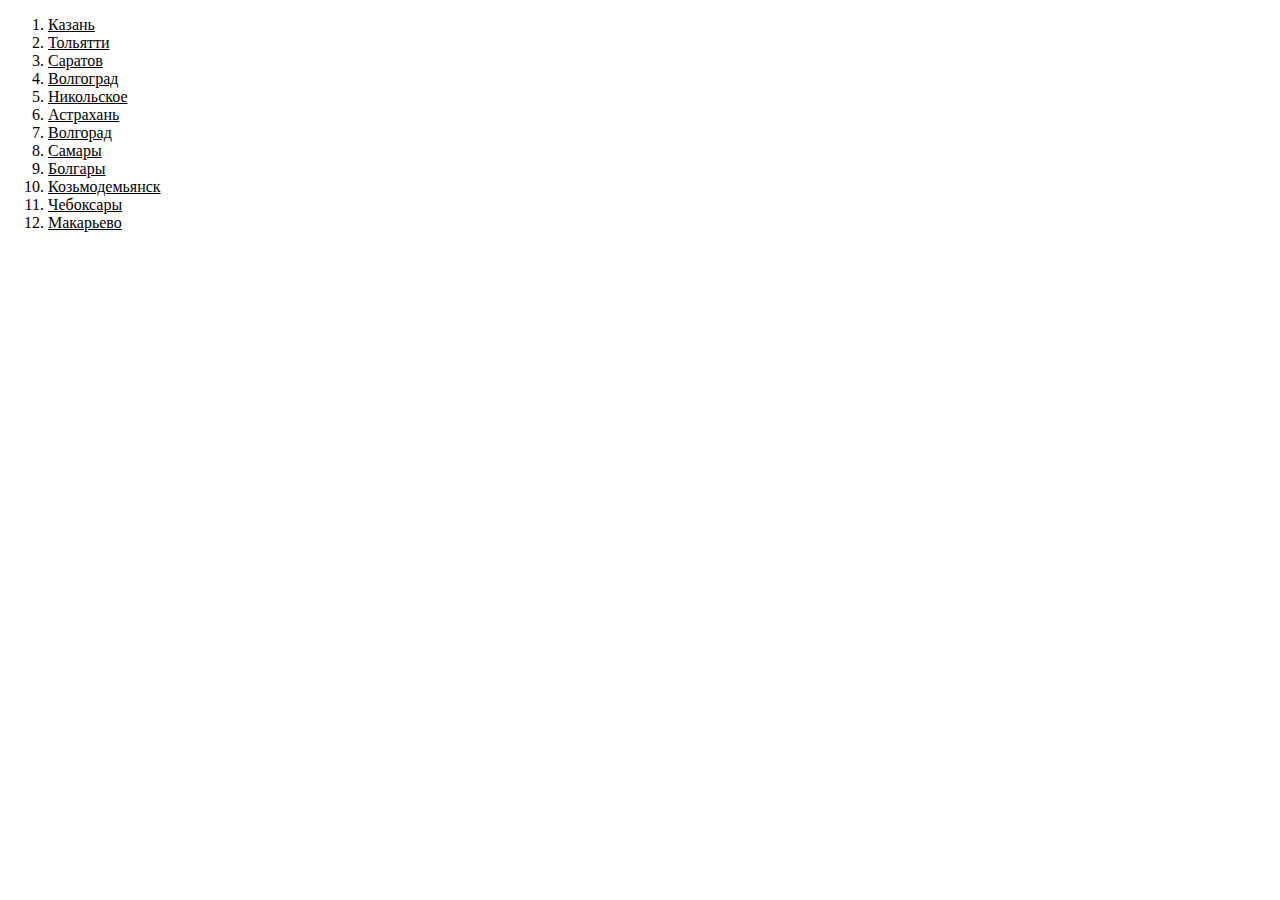
<file: index.html>
<!DOCTYPE html>
<html>
    <head>
        <link rel="stylesheet" href="styles/style.css">

        <title></title>
    </head>
    <body>
        <ol>
            <li><a href="kazan.html">Казань</a></li>
            <li><a href="tolyatti.html">Тольятти</a></li>
            <li><a href="saratov.html">Саратов</a></li>
            <li><a href="volgograd.html">Волгоград</a></li>
            <li><a href="nikolskoe.html">Никольское</a></li>
            <li><a href="astrakhan.html">Астрахань</a></li>
            <li><a href="volgograd.html">Волгорад</a></li>
            <li><a href="samara.html">Самары</a></li>
            <li><a href="bulgarians.html">Болгары</a></li>
            <li><a href="kozmodemyansk.html">Козьмодемьянск</a></li>
            <li><a href="cheboksary.html">Чебоксары</a></li>
            <li><a href="makaryevo.html">Макарьево</a></li>
        </ol>
    </body>
</html>
</file>
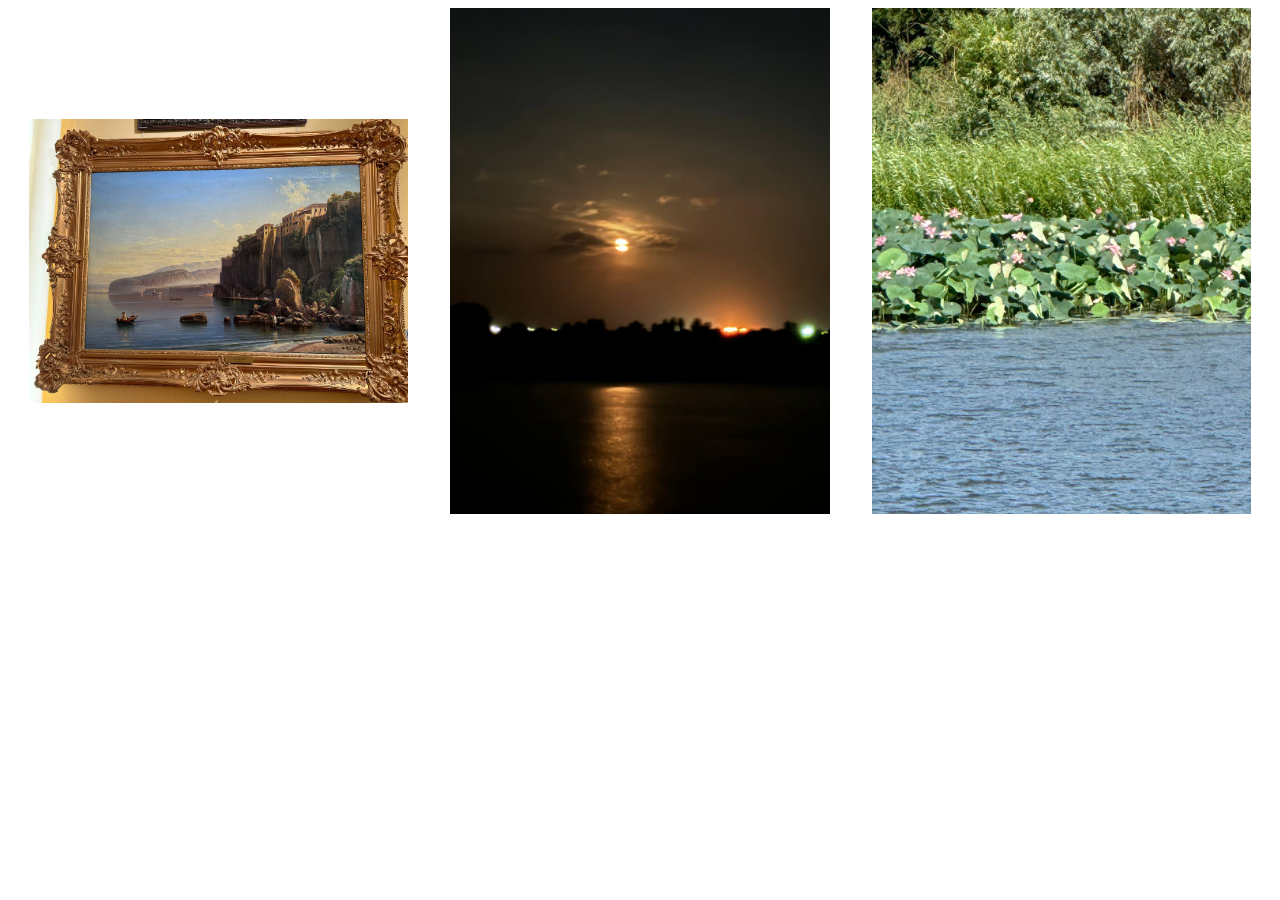
<file: astrakhan.html>
<!DOCTYPE html>
<html>
    <head>
        <link rel="stylesheet" href="styles/city.css">
        <title>Астрахань</title>
    </head>
    <body>
        <div class="container">
            <div class="photo"><img src="src/asrakhan1.jpg"></div>
            <div class="photo"><img src="src/astrakhan2.jpg"></div>
            <div class="photo"><img src="src/astrakhan3.jpg"></div>
        </div>
    </body>
</html>
</file>
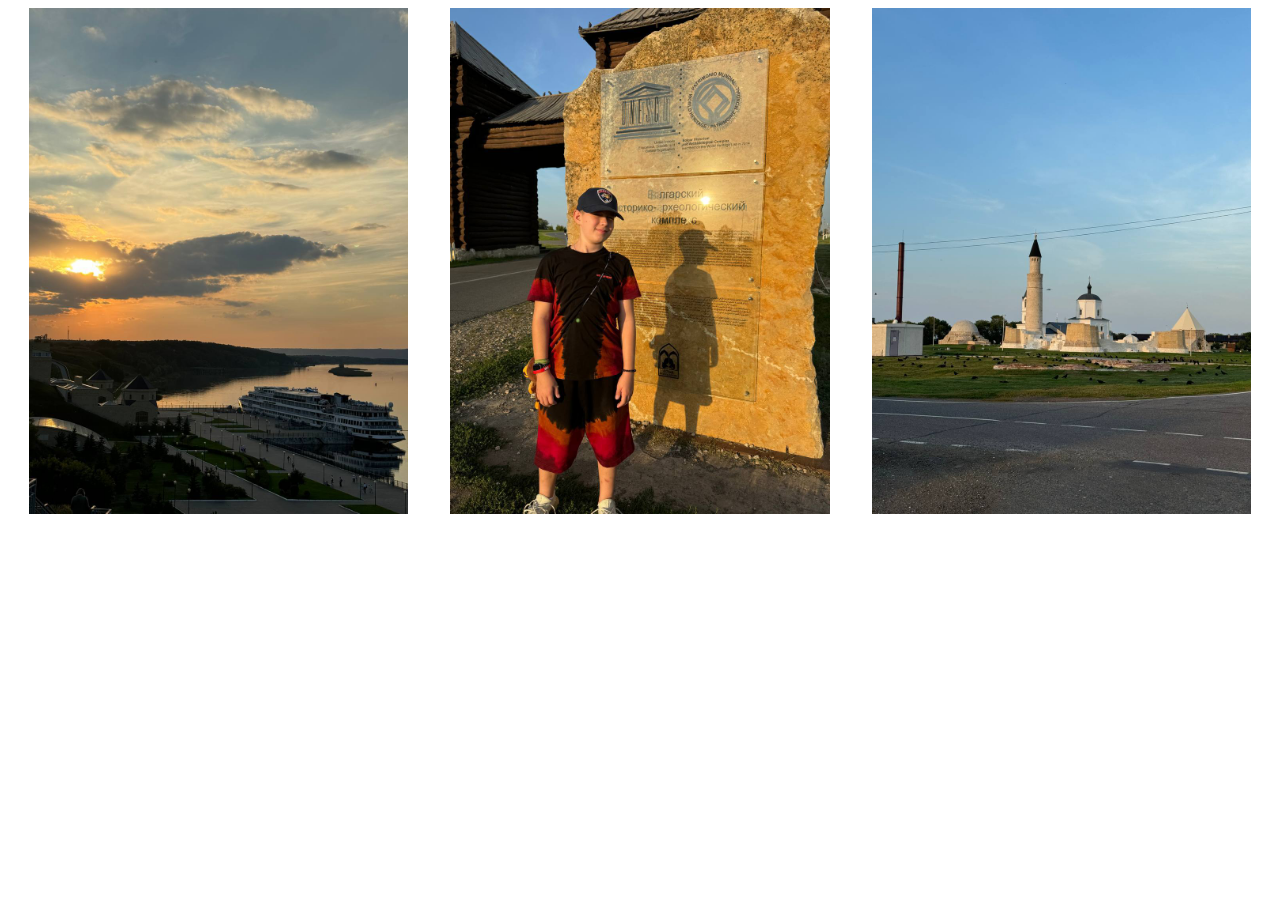
<file: bulgarians.html>
<!DOCTYPE html>
<html>
    <head>
        <link rel="stylesheet" href="styles/city.css">
        <title>Самара</title>
    </head>
    <body>
        <div class="container">
            <div class="photo"><img src="src/bolgara1.jpg"></div>
            <div class="photo"><img src="src/bolgara2.jpg"></div>
            <div class="photo"><img src="src/bolgara3.jpg"></div>
        </div>
    </body>
</html>
</file>
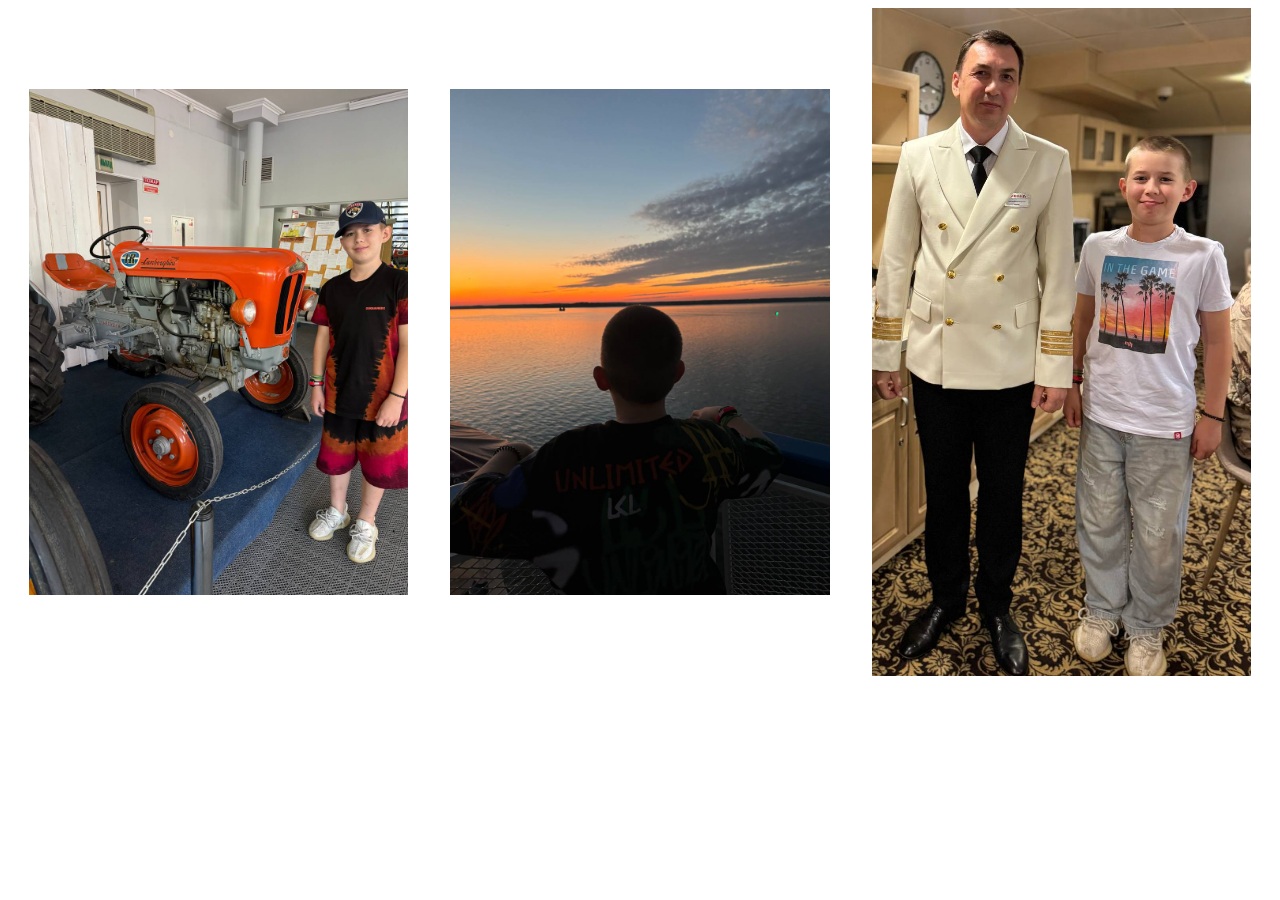
<file: cheboksar.html>
<!DOCTYPE html>
<html>
    <head>
        <link rel="stylesheet" href="styles/city.css">
        <title>Чебоксары</title>
    </head>
    <body>
        <div class="container">
            <div class="photo"><img src="src/cheboksar1.jpg"></div>
            <div class="photo"><img src="src/cheboksasr2.jpg"></div>
            <div class="photo"><img src="src/cheboksar3.jpg"></div>
        </div>
    </body>
</html>
</file>
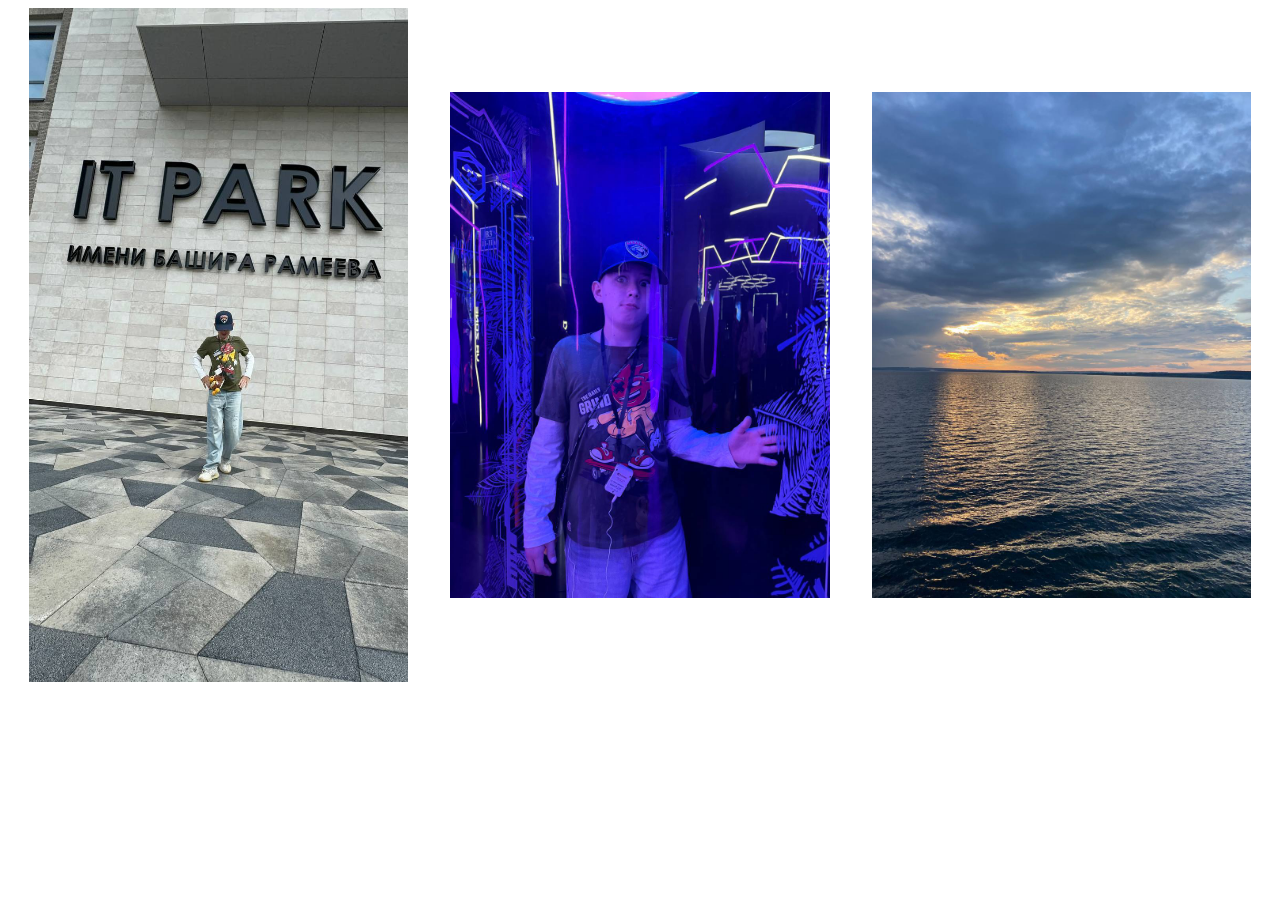
<file: kazan.html>
<!DOCTYPE html>
<html>
    <head>
        <link rel="stylesheet" href="styles/city.css">
        <title>Казань</title>
    </head>
    <body>
        <div class="container">
            <div class="photo"><img src="src/kazan1.jpg"></div>
            <div class="photo"><img src="src/kazan2.jpg"></div>
            <div class="photo"><img src="src/kazan3.jpg"></div>
        </div>
    </body>
</html>
</file>
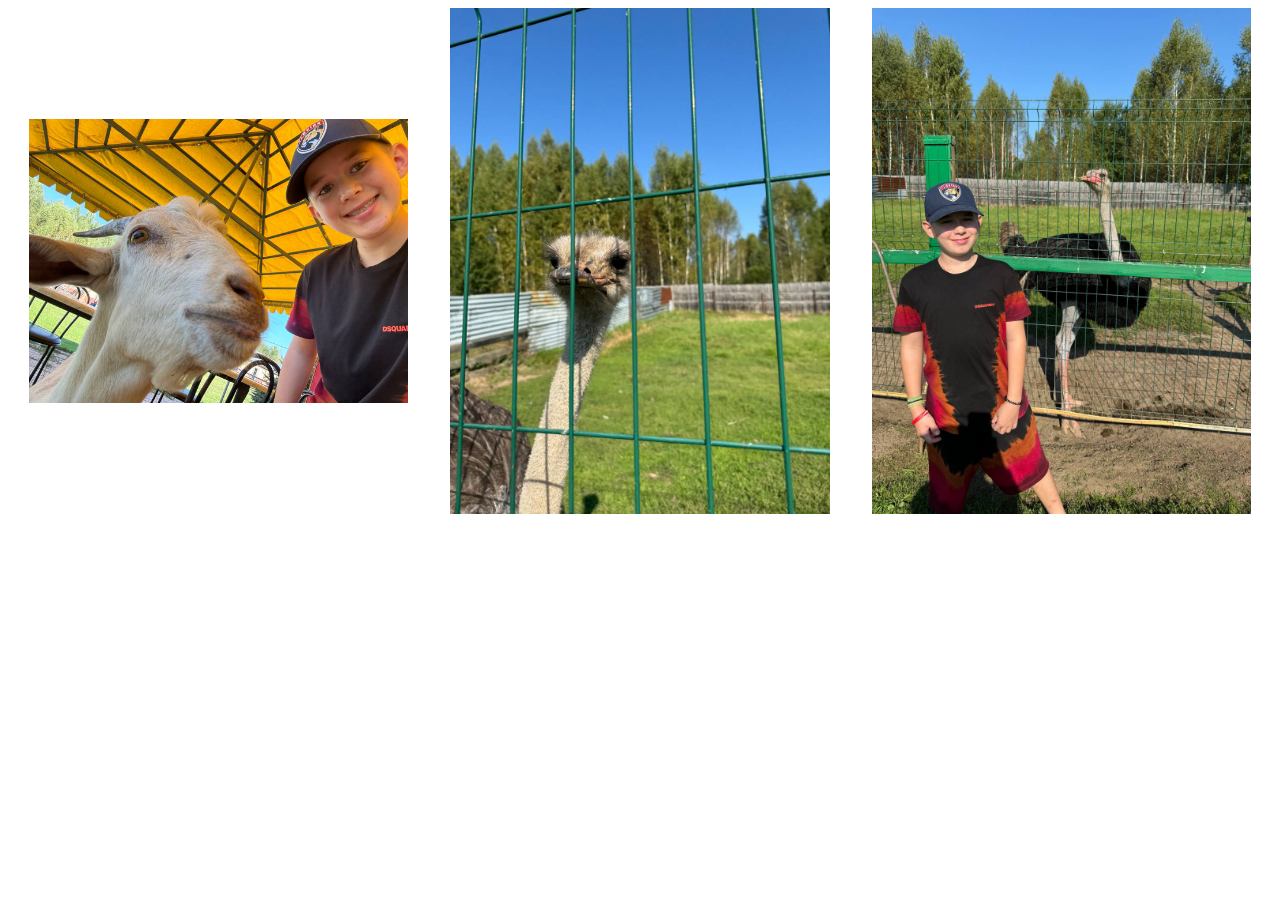
<file: makaryevo.html>
<!DOCTYPE html>
<html>
    <head>
        <link rel="stylesheet" href="styles/city.css">
        <title>Макарьево</title>
    </head>
    <body>
        <div class="container">
            <div class="photo"><img src="src/makfrevo1.jpg"></div>
            <div class="photo"><img src="src/makarevo2.jpg"></div>
            <div class="photo"><img src="src/makarevo3.jpg"></div>
        </div>
    </body>
</html>
</file>
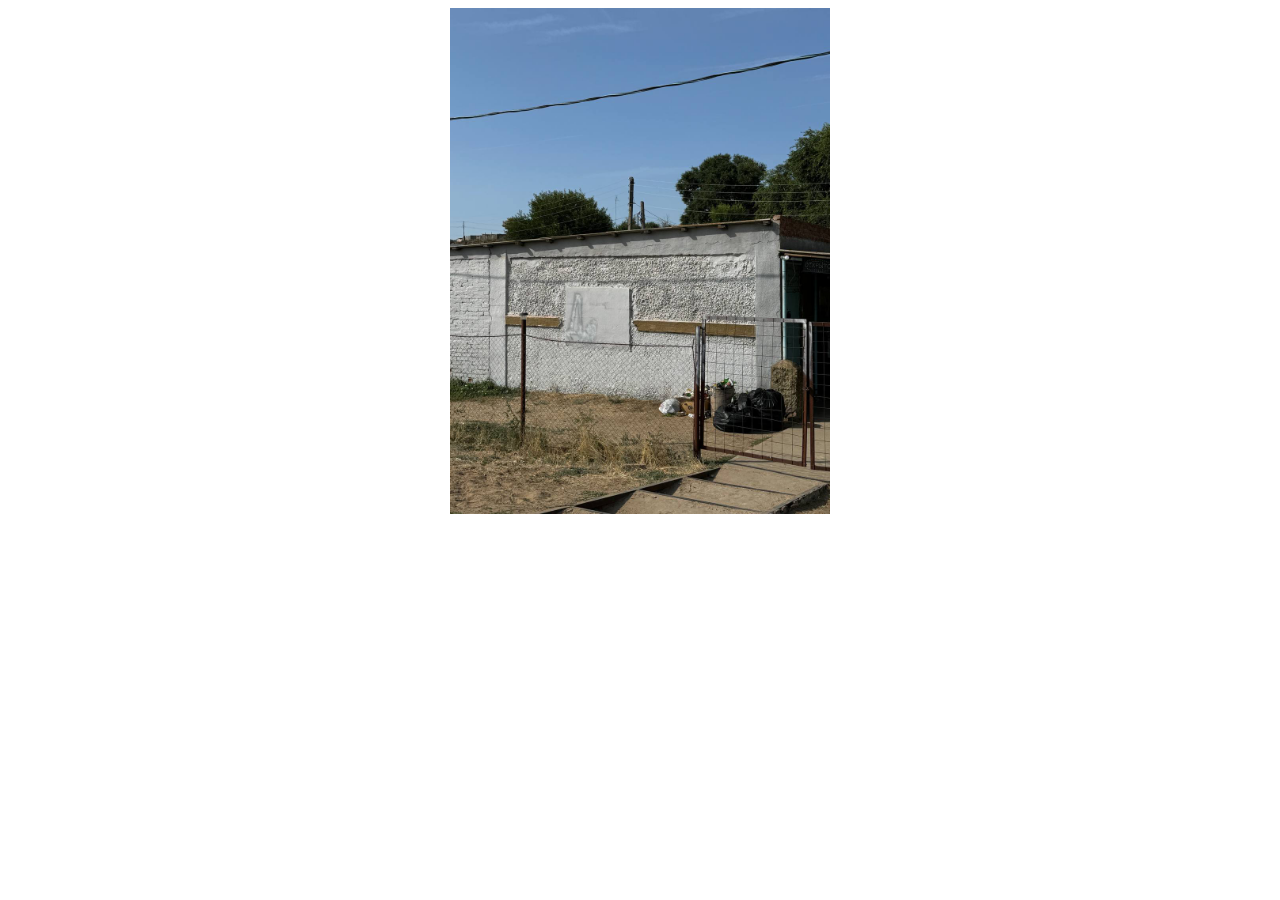
<file: nikolskoe.html>
<!DOCTYPE html>
<html>
    <head>
        <link rel="stylesheet" href="styles/city.css">
        <title>Никольское</title>
    </head>
    <body>
        <div class="container">
            <div class="photo"><img src="src/nikolskoe.jpg"></div>
    </body>
</html>
</file>
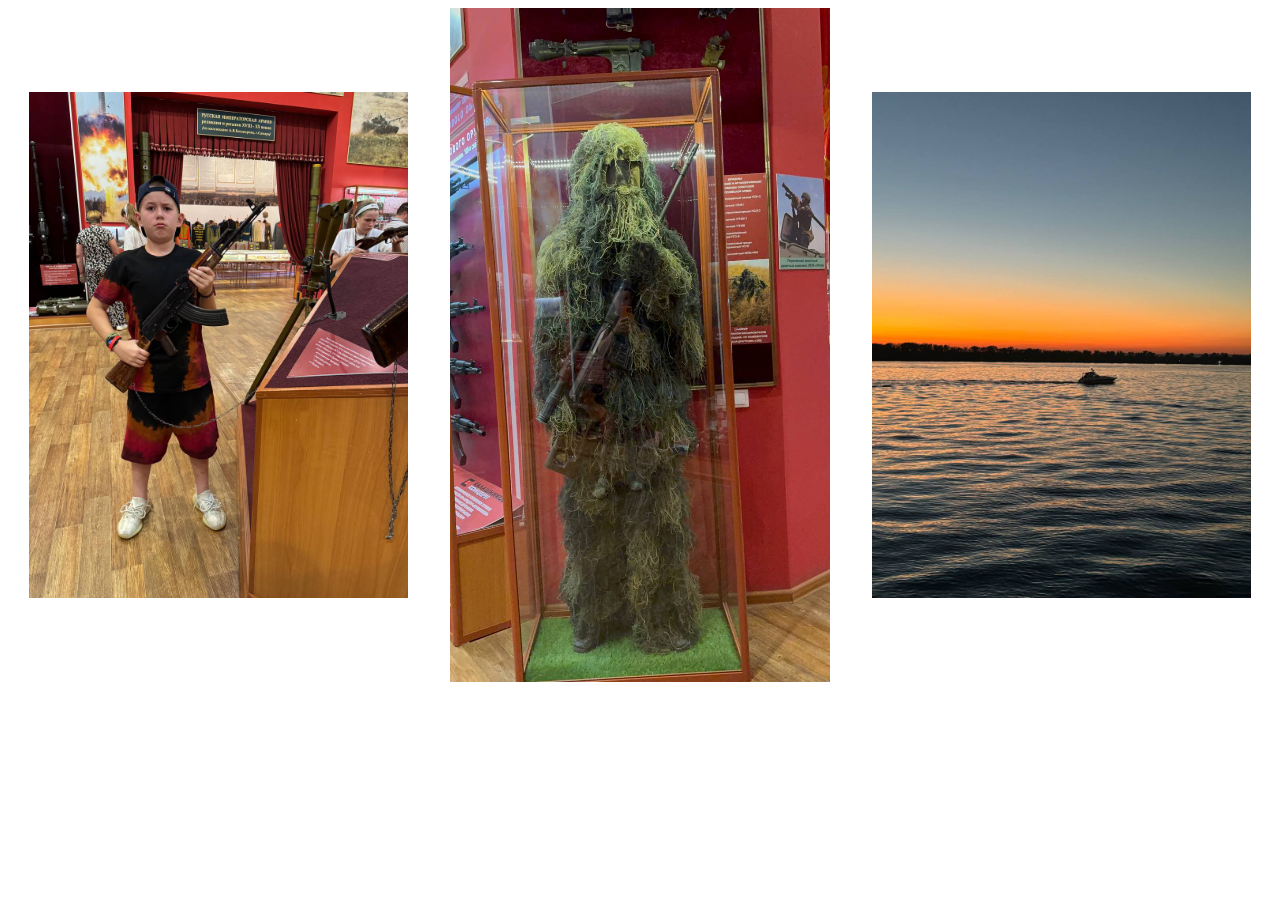
<file: samara.html>
<!DOCTYPE html>
<html>
    <head>
        <link rel="stylesheet" href="styles/city.css">
        <title>Самара</title>
    </head>
    <body>
        <div class="container">
            <div class="photo"><img src="src/samara1.jpg"></div>
            <div class="photo"><img src="src/samara2.jpg"></div>
            <div class="photo"><img src="src/samara3.jpg"></div>
        </div>
    </body>
</html>
</file>
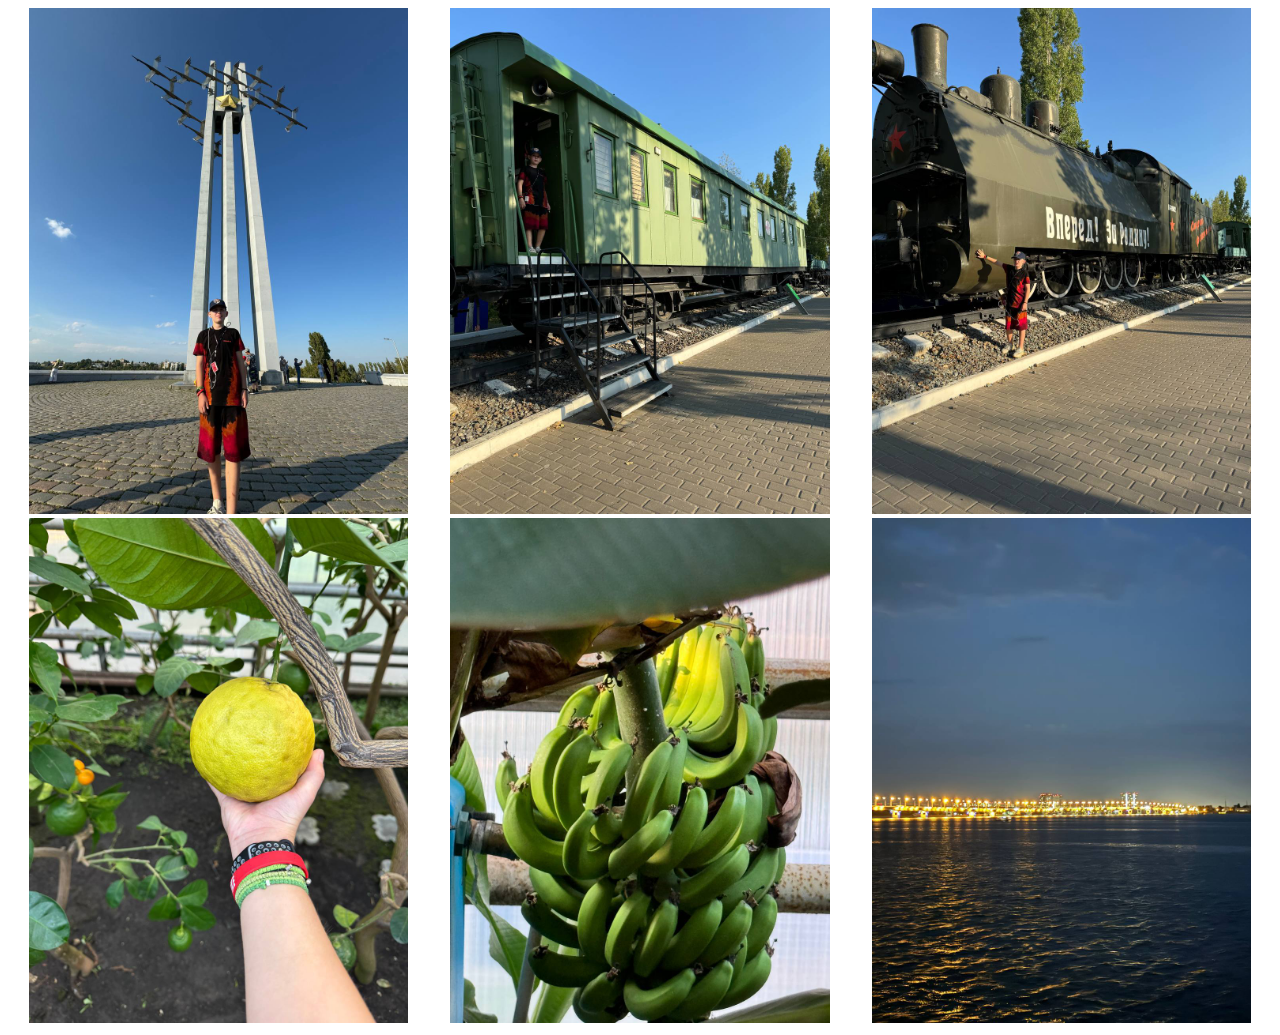
<file: saratov.html>
<!DOCTYPE html>
<html>
    <head>
        <link rel="stylesheet" href="styles/city.css">
        <title>Саратов</title>
    </head>
    <body>
        <div class="container">
            <div class="photo"><img src="src/saratov1.jpg"></div>
            <div class="photo"><img src="src/saratov2.jpg"></div>
            <div class="photo"><img src="src/saratov3.jpg"></div>
            <div class="photo"><img src="src/saratov1(2).jpg"></div>
            <div class="photo"><img src="src/saratov2(2).jpg"></div>
            <div class="photo"><img src="src/saratov3(2).jpg"></div>
        </div>
    </body>
</html>
</file>
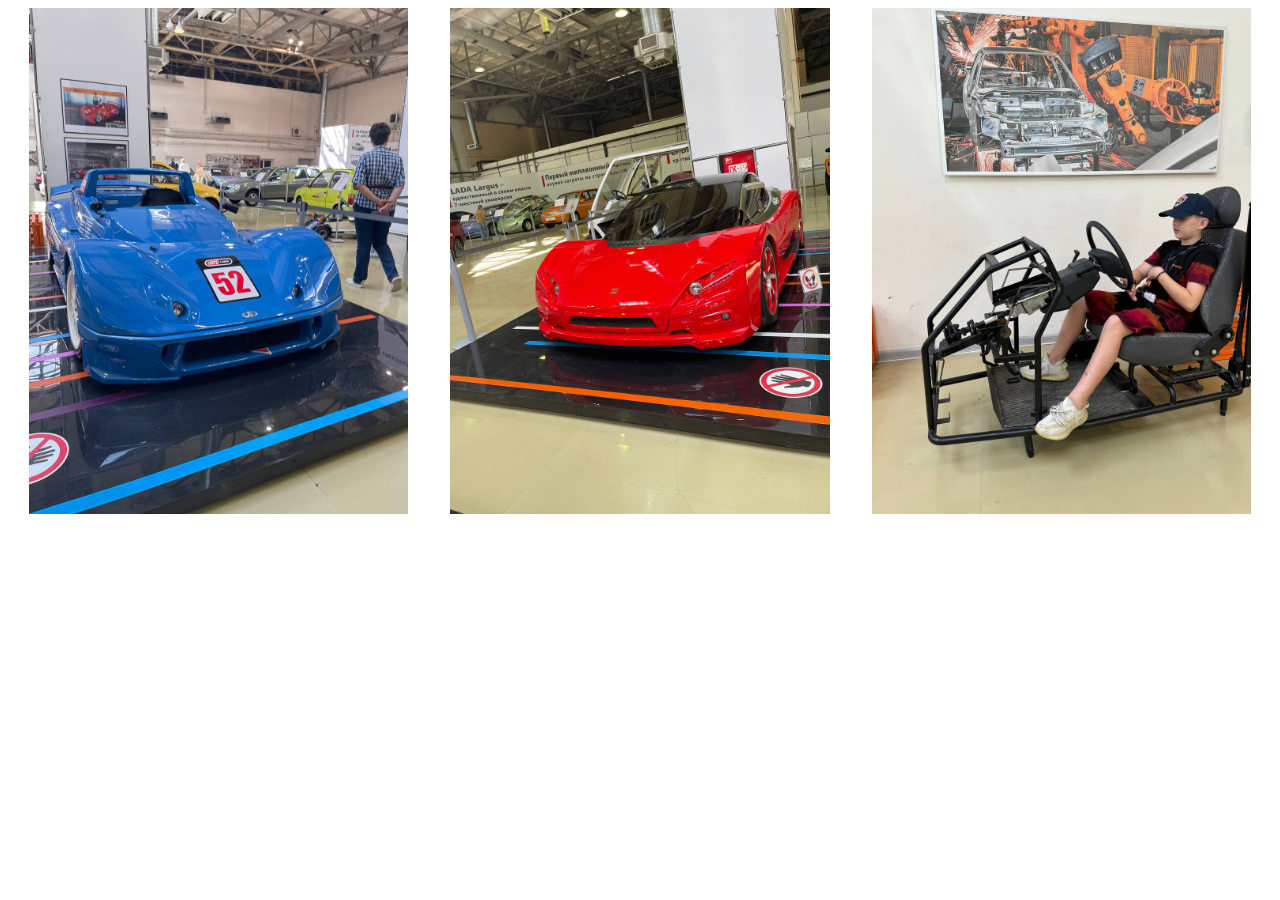
<file: tolyatti.html>
<!DOCTYPE html>
<html>
    <head>
        <link rel="stylesheet" href="styles/city.css">
        <title>Тольятти</title>
    </head>
    <body>
        <div class="container">
            <div class="photo"><img src="src/tolyatti1.jpg"></div>
            <div class="photo"><img src="src/tolyatti2.jpg"></div>
            <div class="photo"><img src="src/tolyatti3.jpg"></div>
        </div>
    </body>
</html>
</file>
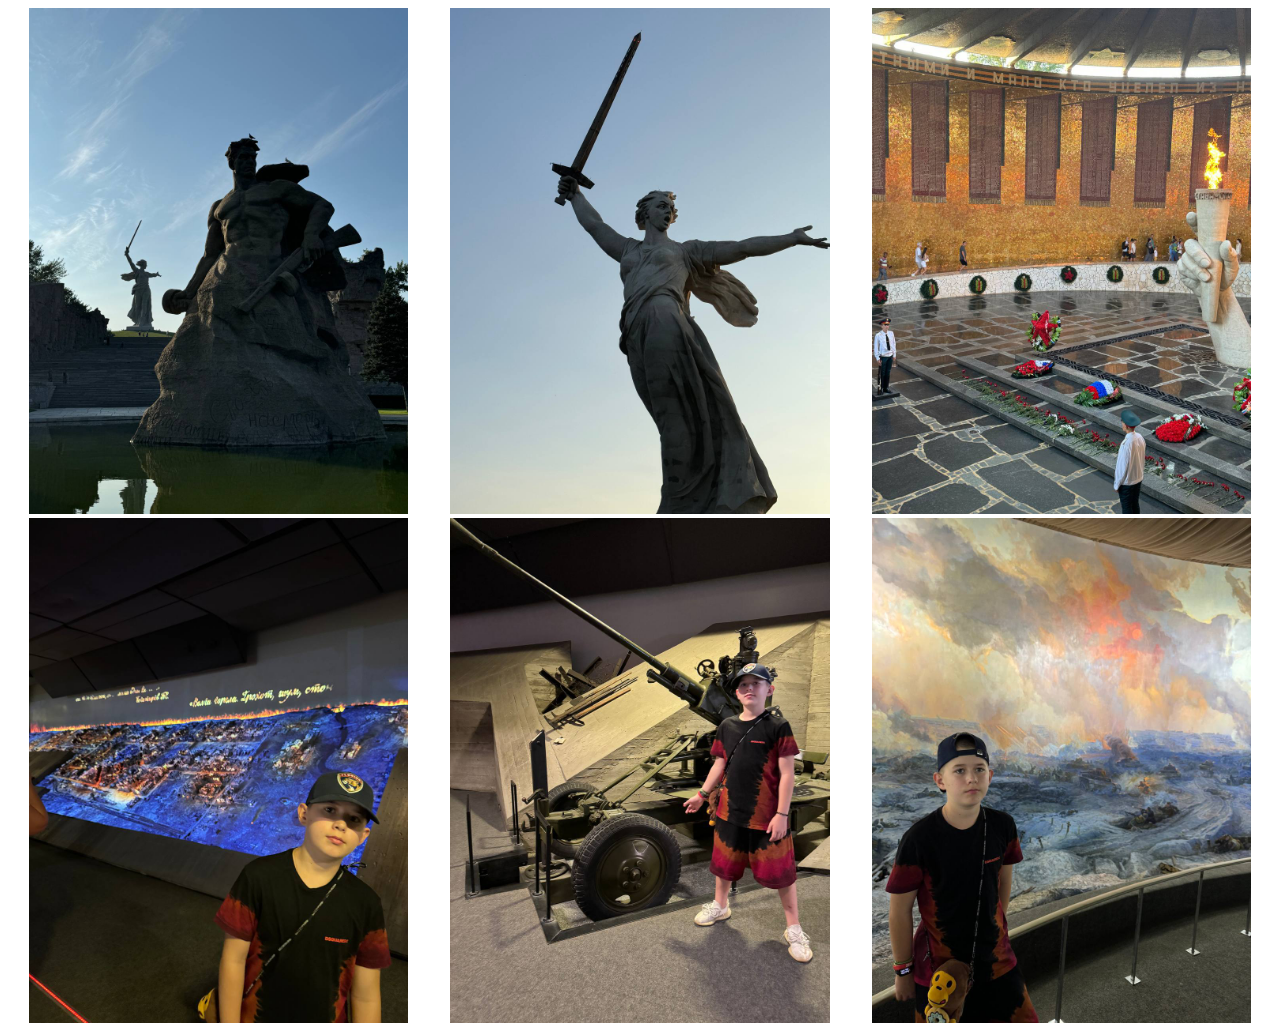
<file: volgograd.html>
<!DOCTYPE html>
<html>
    <head>
        <link rel="stylesheet" href="styles/city.css">
        <title>Волгоград</title>
    </head>
    <body>
        <div class="container">
            <div class="photo"><img src="src/volgograd1.jpg"></div>
            <div class="photo"><img src="src/volgograd2.jpg"></div>
            <div class="photo"><img src="src/volgograd3.jpg"></div>
            <div class="photo"><img src="src/volgograd1(2).jpg"></div>
            <div class="photo"><img src="src/volgograd2(2).jpg"></div>
            <div class="photo"><img src="src/volgograd3(2).jpg"></div>
        </div>
    </body>
</html>
</file>
<file: styles/style.css>
a{
    color: black;
}
</file>
<file: styles/city.css>
.container{
    display: flex;
    justify-content: space-around;
    flex-wrap: wrap;
    align-items: center;
   // height: min-content;
}
.photo{
    width: 30%;  
    //height: fit-content;
}
img{
    width: 100%;
    object-fit: contain;
}
</file>
